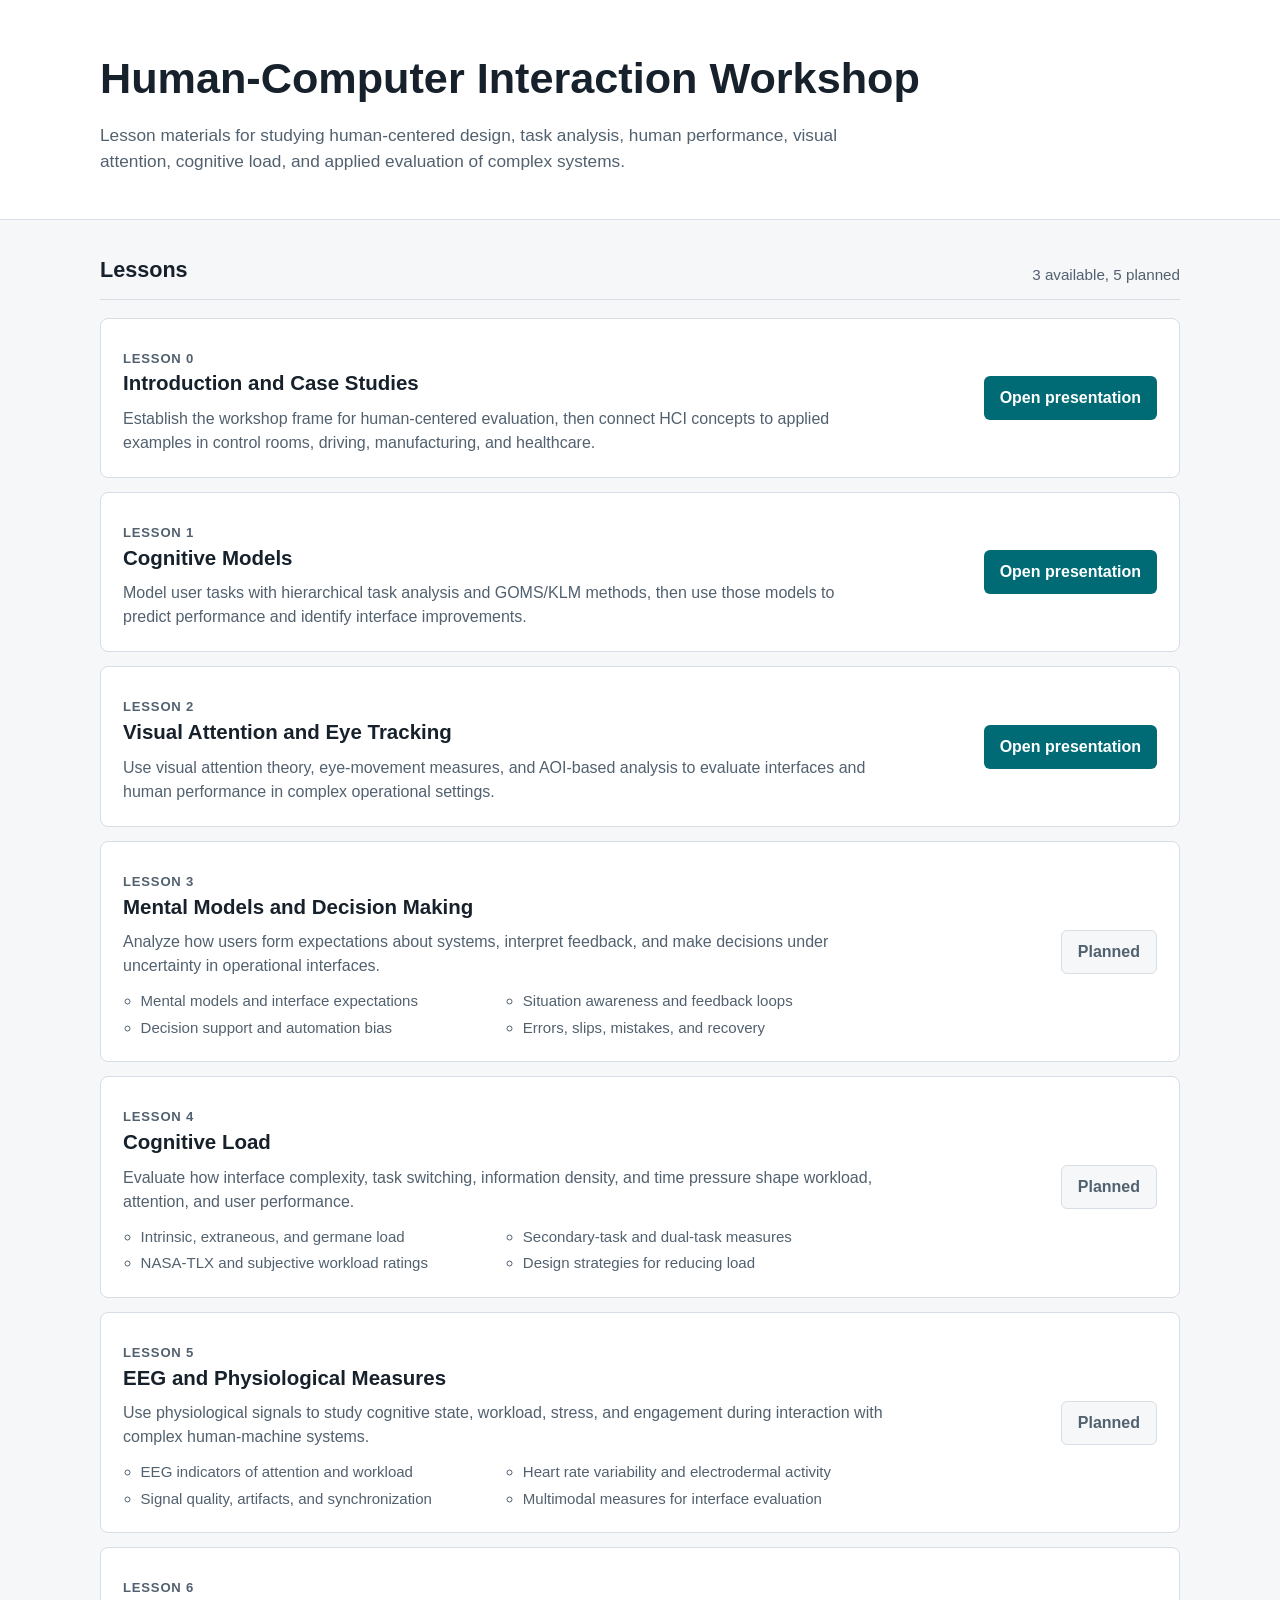
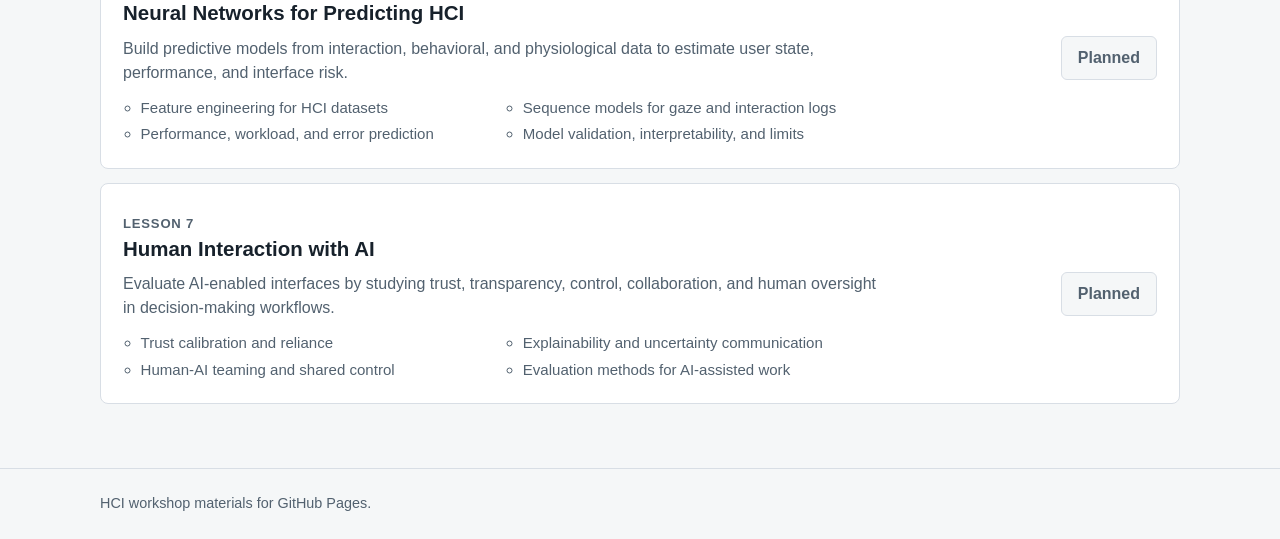
<file: index.html>
<!doctype html>
<html lang="en">
<head>
  <meta charset="utf-8">
  <meta name="viewport" content="width=device-width, initial-scale=1">
  <title>HCI Workshop</title>
  <style>
    :root {
      color-scheme: light;
      --ink: #17212b;
      --muted: #52616f;
      --line: #d8dee5;
      --paper: #ffffff;
      --wash: #f5f7f8;
      --accent: #006b75;
      --accent-dark: #004f57;
      --gold: #b38b00;
    }

    * {
      box-sizing: border-box;
    }

    body {
      margin: 0;
      font-family: Arial, Helvetica, sans-serif;
      color: var(--ink);
      background: var(--wash);
      line-height: 1.5;
    }

    .site-header {
      background: var(--paper);
      border-bottom: 1px solid var(--line);
    }

    .wrap {
      width: min(1080px, calc(100% - 32px));
      margin: 0 auto;
    }

    .hero {
      padding: 56px 0 44px;
    }

    h1 {
      max-width: none;
      margin: 0;
      font-size: min(2.7rem, 4.4vw);
      line-height: 1.05;
      letter-spacing: 0;
      white-space: nowrap;
    }

    .intro {
      max-width: 760px;
      margin: 22px 0 0;
      color: var(--muted);
      font-size: 1.08rem;
    }

    main {
      padding: 34px 0 64px;
    }

    .section-heading {
      display: flex;
      align-items: end;
      justify-content: space-between;
      gap: 18px;
      margin-bottom: 18px;
      border-bottom: 1px solid var(--line);
      padding-bottom: 12px;
    }

    h2 {
      margin: 0;
      font-size: 1.35rem;
    }

    .count {
      color: var(--muted);
      font-size: 0.95rem;
      white-space: nowrap;
    }

    .lesson-list {
      display: grid;
      gap: 14px;
      margin: 0;
      padding: 0;
      list-style: none;
    }

    .lesson {
      display: grid;
      grid-template-columns: minmax(0, 1fr) auto;
      gap: 22px;
      align-items: center;
      padding: 22px;
      background: var(--paper);
      border: 1px solid var(--line);
      border-radius: 8px;
    }

    .lesson-label {
      margin: 0 0 6px;
      color: var(--gold);
      font-size: 0.82rem;
      font-weight: 700;
      letter-spacing: 0.06em;
      text-transform: uppercase;
    }

    .lesson h3 {
      margin: 0;
      font-size: 1.28rem;
      letter-spacing: 0;
    }

    .lesson p {
      max-width: 760px;
      margin: 8px 0 0;
      color: var(--muted);
    }

    .subtopics {
      display: grid;
      grid-template-columns: repeat(2, minmax(0, 1fr));
      gap: 4px 22px;
      max-width: 760px;
      margin: 12px 0 0;
      padding-left: 1.1rem;
      color: var(--muted);
      font-size: 0.94rem;
    }

    .subtopics li {
      margin: 0;
    }

    .lesson a {
      display: inline-flex;
      align-items: center;
      min-height: 44px;
      padding: 0 16px;
      color: #ffffff;
      background: var(--accent);
      border-radius: 6px;
      font-weight: 700;
      text-decoration: none;
      white-space: nowrap;
    }

    .lesson-status {
      display: inline-flex;
      align-items: center;
      min-height: 44px;
      padding: 0 16px;
      color: var(--muted);
      background: var(--wash);
      border: 1px solid var(--line);
      border-radius: 6px;
      font-weight: 700;
      white-space: nowrap;
    }

    .lesson a:focus,
    .lesson a:hover {
      background: var(--accent-dark);
    }

    footer {
      padding: 24px 0;
      color: var(--muted);
      border-top: 1px solid var(--line);
      font-size: 0.9rem;
    }

    @media (max-width: 700px) {
      .hero {
        padding: 42px 0 34px;
      }

      .section-heading,
      .lesson {
        display: block;
      }

      .count {
        display: block;
        margin-top: 6px;
      }

      .lesson a {
        width: 100%;
        justify-content: center;
        margin-top: 18px;
      }

      .lesson-status {
        width: 100%;
        justify-content: center;
        margin-top: 18px;
      }

      .subtopics {
        grid-template-columns: 1fr;
      }
    }
  </style>
</head>
<body>
  <header class="site-header">
    <div class="wrap hero">
      <h1>Human-Computer Interaction Workshop</h1>
      <p class="intro">
        Lesson materials for studying human-centered design, task analysis, human performance,
        visual attention, cognitive load, and applied evaluation of complex systems.
      </p>
    </div>
  </header>

  <main>
    <div class="wrap">
      <div class="section-heading">
        <h2>Lessons</h2>
        <span class="count">3 available, 5 planned</span>
      </div>

      <ol class="lesson-list">
        <!-- Lesson links target the root-level Quarto HTML outputs used by the published workshop site. -->
        <li class="lesson">
          <div>
            <p class="lesson-label">Lesson 0</p>
            <h3>Introduction and Case Studies</h3>
            <p>
              Establish the workshop frame for human-centered evaluation, then connect HCI
              concepts to applied examples in control rooms, driving, manufacturing, and healthcare.
            </p>
          </div>
          <a href="L0_Quarto.html">Open presentation</a>
        </li>

        <li class="lesson">
          <div>
            <p class="lesson-label">Lesson 1</p>
            <h3>Cognitive Models</h3>
            <p>
              Model user tasks with hierarchical task analysis and GOMS/KLM methods, then use
              those models to predict performance and identify interface improvements.
            </p>
          </div>
          <a href="L1_Quarto.html">Open presentation</a>
        </li>

        <li class="lesson">
          <div>
            <p class="lesson-label">Lesson 2</p>
            <h3>Visual Attention and Eye Tracking</h3>
            <p>
              Use visual attention theory, eye-movement measures, and AOI-based analysis to
              evaluate interfaces and human performance in complex operational settings.
            </p>
          </div>
          <a href="L2_Quarto.html">Open presentation</a>
        </li>

        <li class="lesson">
          <div>
            <p class="lesson-label">Lesson 3</p>
            <h3>Mental Models and Decision Making</h3>
            <p>
              Analyze how users form expectations about systems, interpret feedback, and make
              decisions under uncertainty in operational interfaces.
            </p>
            <ul class="subtopics">
              <li>Mental models and interface expectations</li>
              <li>Situation awareness and feedback loops</li>
              <li>Decision support and automation bias</li>
              <li>Errors, slips, mistakes, and recovery</li>
            </ul>
          </div>
          <span class="lesson-status">Planned</span>
        </li>

        <li class="lesson">
          <div>
            <p class="lesson-label">Lesson 4</p>
            <h3>Cognitive Load</h3>
            <p>
              Evaluate how interface complexity, task switching, information density, and time
              pressure shape workload, attention, and user performance.
            </p>
            <ul class="subtopics">
              <li>Intrinsic, extraneous, and germane load</li>
              <li>Secondary-task and dual-task measures</li>
              <li>NASA-TLX and subjective workload ratings</li>
              <li>Design strategies for reducing load</li>
            </ul>
          </div>
          <span class="lesson-status">Planned</span>
        </li>

        <li class="lesson">
          <div>
            <p class="lesson-label">Lesson 5</p>
            <h3>EEG and Physiological Measures</h3>
            <p>
              Use physiological signals to study cognitive state, workload, stress, and engagement
              during interaction with complex human-machine systems.
            </p>
            <ul class="subtopics">
              <li>EEG indicators of attention and workload</li>
              <li>Heart rate variability and electrodermal activity</li>
              <li>Signal quality, artifacts, and synchronization</li>
              <li>Multimodal measures for interface evaluation</li>
            </ul>
          </div>
          <span class="lesson-status">Planned</span>
        </li>

        <li class="lesson">
          <div>
            <p class="lesson-label">Lesson 6</p>
            <h3>Neural Networks for Predicting HCI</h3>
            <p>
              Build predictive models from interaction, behavioral, and physiological data to
              estimate user state, performance, and interface risk.
            </p>
            <ul class="subtopics">
              <li>Feature engineering for HCI datasets</li>
              <li>Sequence models for gaze and interaction logs</li>
              <li>Performance, workload, and error prediction</li>
              <li>Model validation, interpretability, and limits</li>
            </ul>
          </div>
          <span class="lesson-status">Planned</span>
        </li>

        <li class="lesson">
          <div>
            <p class="lesson-label">Lesson 7</p>
            <h3>Human Interaction with AI</h3>
            <p>
              Evaluate AI-enabled interfaces by studying trust, transparency, control, collaboration,
              and human oversight in decision-making workflows.
            </p>
            <ul class="subtopics">
              <li>Trust calibration and reliance</li>
              <li>Explainability and uncertainty communication</li>
              <li>Human-AI teaming and shared control</li>
              <li>Evaluation methods for AI-assisted work</li>
            </ul>
          </div>
          <span class="lesson-status">Planned</span>
        </li>
      </ol>
    </div>
  </main>

  <footer>
    <div class="wrap">
      HCI workshop materials for GitHub Pages.
    </div>
  </footer>
</body>
</html>
</file>
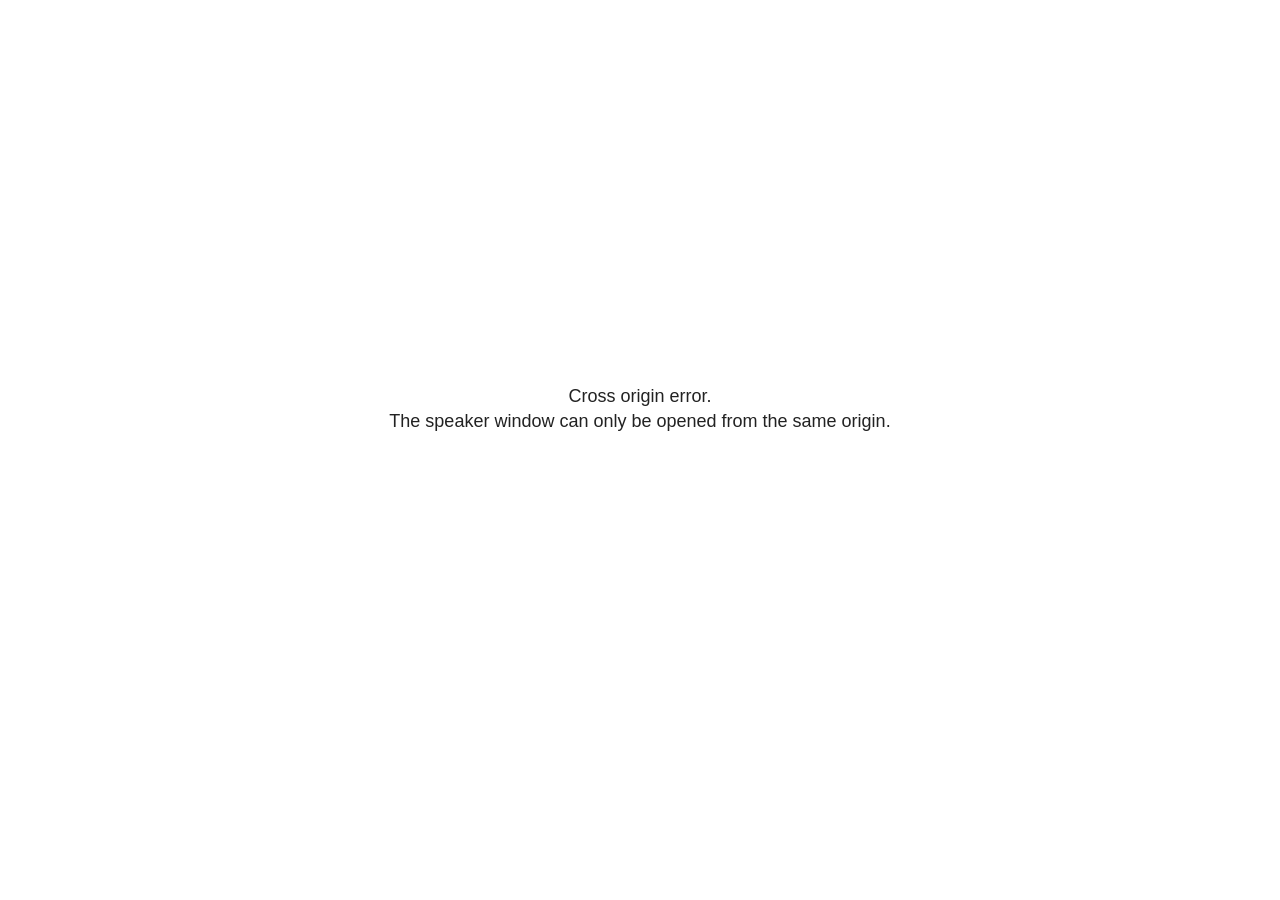
<file: L0_Quatro_files/libs/revealjs/plugin/notes/speaker-view.html>
<!--
	NOTE: You need to build the notes plugin after making changes to this file.
-->
<html lang="en">
	<head>
		<meta charset="utf-8">

		<title>reveal.js - Speaker View</title>

		<style>
			body {
				font-family: Helvetica;
				font-size: 18px;
			}

			#current-slide,
			#upcoming-slide,
			#speaker-controls {
				padding: 6px;
				box-sizing: border-box;
				-moz-box-sizing: border-box;
			}

			#current-slide iframe,
			#upcoming-slide iframe {
				width: 100%;
				height: 100%;
				border: 1px solid #ddd;
			}

			#current-slide .label,
			#upcoming-slide .label {
				position: absolute;
				top: 10px;
				left: 10px;
				z-index: 2;
			}

			#connection-status {
				position: absolute;
				top: 0;
				left: 0;
				width: 100%;
				height: 100%;
				z-index: 20;
				padding: 30% 20% 20% 20%;
				font-size: 18px;
				color: #222;
				background: #fff;
				text-align: center;
				box-sizing: border-box;
				line-height: 1.4;
			}

			.overlay-element {
				height: 34px;
				line-height: 34px;
				padding: 0 10px;
				text-shadow: none;
				background: rgba( 220, 220, 220, 0.8 );
				color: #222;
				font-size: 14px;
			}

			.overlay-element.interactive:hover {
				background: rgba( 220, 220, 220, 1 );
			}

			#current-slide {
				position: absolute;
				width: 60%;
				height: 100%;
				top: 0;
				left: 0;
				padding-right: 0;
			}

			#upcoming-slide {
				position: absolute;
				width: 40%;
				height: 40%;
				right: 0;
				top: 0;
			}

			/* Speaker controls */
			#speaker-controls {
				position: absolute;
				top: 40%;
				right: 0;
				width: 40%;
				height: 60%;
				overflow: auto;
				font-size: 18px;
			}

				.speaker-controls-time.hidden,
				.speaker-controls-notes.hidden {
					display: none;
				}

				.speaker-controls-time .label,
				.speaker-controls-pace .label,
				.speaker-controls-notes .label {
					text-transform: uppercase;
					font-weight: normal;
					font-size: 0.66em;
					color: #666;
					margin: 0;
				}

				.speaker-controls-time, .speaker-controls-pace {
					border-bottom: 1px solid rgba( 200, 200, 200, 0.5 );
					margin-bottom: 10px;
					padding: 10px 16px;
					padding-bottom: 20px;
					cursor: pointer;
				}

				.speaker-controls-time .reset-button {
					opacity: 0;
					float: right;
					color: #666;
					text-decoration: none;
				}
				.speaker-controls-time:hover .reset-button {
					opacity: 1;
				}

				.speaker-controls-time .timer,
				.speaker-controls-time .clock {
					width: 50%;
				}

				.speaker-controls-time .timer,
				.speaker-controls-time .clock,
				.speaker-controls-time .pacing .hours-value,
				.speaker-controls-time .pacing .minutes-value,
				.speaker-controls-time .pacing .seconds-value {
					font-size: 1.9em;
				}

				.speaker-controls-time .timer {
					float: left;
				}

				.speaker-controls-time .clock {
					float: right;
					text-align: right;
				}

				.speaker-controls-time span.mute {
					opacity: 0.3;
				}

				.speaker-controls-time .pacing-title {
					margin-top: 5px;
				}

				.speaker-controls-time .pacing.ahead {
					color: blue;
				}

				.speaker-controls-time .pacing.on-track {
					color: green;
				}

				.speaker-controls-time .pacing.behind {
					color: red;
				}

				.speaker-controls-notes {
					padding: 10px 16px;
				}

				.speaker-controls-notes .value {
					margin-top: 5px;
					line-height: 1.4;
					font-size: 1.2em;
				}

			/* Layout selector */
			#speaker-layout {
				position: absolute;
				top: 10px;
				right: 10px;
				color: #222;
				z-index: 10;
			}
				#speaker-layout select {
					position: absolute;
					width: 100%;
					height: 100%;
					top: 0;
					left: 0;
					border: 0;
					box-shadow: 0;
					cursor: pointer;
					opacity: 0;

					font-size: 1em;
					background-color: transparent;

					-moz-appearance: none;
					-webkit-appearance: none;
					-webkit-tap-highlight-color: rgba(0, 0, 0, 0);
				}

				#speaker-layout select:focus {
					outline: none;
					box-shadow: none;
				}

			.clear {
				clear: both;
			}

			/* Speaker layout: Wide */
			body[data-speaker-layout="wide"] #current-slide,
			body[data-speaker-layout="wide"] #upcoming-slide {
				width: 50%;
				height: 45%;
				padding: 6px;
			}

			body[data-speaker-layout="wide"] #current-slide {
				top: 0;
				left: 0;
			}

			body[data-speaker-layout="wide"] #upcoming-slide {
				top: 0;
				left: 50%;
			}

			body[data-speaker-layout="wide"] #speaker-controls {
				top: 45%;
				left: 0;
				width: 100%;
				height: 50%;
				font-size: 1.25em;
			}

			/* Speaker layout: Tall */
			body[data-speaker-layout="tall"] #current-slide,
			body[data-speaker-layout="tall"] #upcoming-slide {
				width: 45%;
				height: 50%;
				padding: 6px;
			}

			body[data-speaker-layout="tall"] #current-slide {
				top: 0;
				left: 0;
			}

			body[data-speaker-layout="tall"] #upcoming-slide {
				top: 50%;
				left: 0;
			}

			body[data-speaker-layout="tall"] #speaker-controls {
				padding-top: 40px;
				top: 0;
				left: 45%;
				width: 55%;
				height: 100%;
				font-size: 1.25em;
			}

			/* Speaker layout: Notes only */
			body[data-speaker-layout="notes-only"] #current-slide,
			body[data-speaker-layout="notes-only"] #upcoming-slide {
				display: none;
			}

			body[data-speaker-layout="notes-only"] #speaker-controls {
				padding-top: 40px;
				top: 0;
				left: 0;
				width: 100%;
				height: 100%;
				font-size: 1.25em;
			}

			@media screen and (max-width: 1080px) {
				body[data-speaker-layout="default"] #speaker-controls {
					font-size: 16px;
				}
			}

			@media screen and (max-width: 900px) {
				body[data-speaker-layout="default"] #speaker-controls {
					font-size: 14px;
				}
			}

			@media screen and (max-width: 800px) {
				body[data-speaker-layout="default"] #speaker-controls {
					font-size: 12px;
				}
			}

		</style>
	</head>

	<body>

		<div id="connection-status">Loading speaker view...</div>

		<div id="current-slide"></div>
		<div id="upcoming-slide"><span class="overlay-element label">Upcoming</span></div>
		<div id="speaker-controls">
			<div class="speaker-controls-time">
				<h4 class="label">Time <span class="reset-button">Click to Reset</span></h4>
				<div class="clock">
					<span class="clock-value">0:00 AM</span>
				</div>
				<div class="timer">
					<span class="hours-value">00</span><span class="minutes-value">:00</span><span class="seconds-value">:00</span>
				</div>
				<div class="clear"></div>

				<h4 class="label pacing-title" style="display: none">Pacing – Time to finish current slide</h4>
				<div class="pacing" style="display: none">
					<span class="hours-value">00</span><span class="minutes-value">:00</span><span class="seconds-value">:00</span>
				</div>
			</div>

			<div class="speaker-controls-notes hidden">
				<h4 class="label">Notes</h4>
				<div class="value"></div>
			</div>
		</div>
		<div id="speaker-layout" class="overlay-element interactive">
			<span class="speaker-layout-label"></span>
			<select class="speaker-layout-dropdown"></select>
		</div>

		<script>

			(function() {

				var notes,
					notesValue,
					currentState,
					currentSlide,
					upcomingSlide,
					layoutLabel,
					layoutDropdown,
					pendingCalls = {},
					lastRevealApiCallId = 0,
					connected = false

				var connectionStatus = document.querySelector( '#connection-status' );

				var SPEAKER_LAYOUTS = {
					'default': 'Default',
					'wide': 'Wide',
					'tall': 'Tall',
					'notes-only': 'Notes only'
				};

				setupLayout();

				let openerOrigin;

				try {
					openerOrigin = window.opener.location.origin;
				}
				catch ( error ) { console.warn( error ) }

				// In order to prevent XSS, the speaker view will only run if its
				// opener has the same origin as itself
				if( window.location.origin !== openerOrigin ) {
					connectionStatus.innerHTML = 'Cross origin error.<br>The speaker window can only be opened from the same origin.';
					return;
				}

				var connectionTimeout = setTimeout( function() {
					connectionStatus.innerHTML = 'Error connecting to main window.<br>Please try closing and reopening the speaker view.';
				}, 5000 );

				window.addEventListener( 'message', function( event ) {

					// Validate the origin of all messages to avoid parsing messages
					// that aren't meant for us. Ignore when running off file:// so
					// that the speaker view continues to work without a web server.
					if( window.location.origin !== event.origin && window.location.origin !== 'file://' ) {
						return
					}

					clearTimeout( connectionTimeout );
					connectionStatus.style.display = 'none';

					var data = JSON.parse( event.data );

					// The overview mode is only useful to the reveal.js instance
					// where navigation occurs so we don't sync it
					if( data.state ) delete data.state.overview;

					// Messages sent by the notes plugin inside of the main window
					if( data && data.namespace === 'reveal-notes' ) {
						if( data.type === 'connect' ) {
							handleConnectMessage( data );
						}
						else if( data.type === 'state' ) {
							handleStateMessage( data );
						}
						else if( data.type === 'return' ) {
							pendingCalls[data.callId](data.result);
							delete pendingCalls[data.callId];
						}
					}
					// Messages sent by the reveal.js inside of the current slide preview
					else if( data && data.namespace === 'reveal' ) {
						if( /ready/.test( data.eventName ) ) {
							// Send a message back to notify that the handshake is complete
							window.opener.postMessage( JSON.stringify({ namespace: 'reveal-notes', type: 'connected'} ), '*' );
						}
						else if( /slidechanged|fragmentshown|fragmenthidden|paused|resumed/.test( data.eventName ) && currentState !== JSON.stringify( data.state ) ) {

							dispatchStateToMainWindow( data.state );

						}
					}

				} );

				/**
				 * Updates the presentation in the main window to match the state
				 * of the presentation in the notes window.
				 */
				const dispatchStateToMainWindow = debounce(( state ) => {
					window.opener.postMessage( JSON.stringify({ method: 'setState', args: [ state ]} ), '*' );
				}, 500);

				/**
				 * Asynchronously calls the Reveal.js API of the main frame.
				 */
				function callRevealApi( methodName, methodArguments, callback ) {

					var callId = ++lastRevealApiCallId;
					pendingCalls[callId] = callback;
					window.opener.postMessage( JSON.stringify( {
						namespace: 'reveal-notes',
						type: 'call',
						callId: callId,
						methodName: methodName,
						arguments: methodArguments
					} ), '*' );

				}

				/**
				 * Called when the main window is trying to establish a
				 * connection.
				 */
				function handleConnectMessage( data ) {

					if( connected === false ) {
						connected = true;

						setupIframes( data );
						setupKeyboard();
						setupNotes();
						setupTimer();
						setupHeartbeat();
					}

				}

				/**
				 * Called when the main window sends an updated state.
				 */
				function handleStateMessage( data ) {

					// Store the most recently set state to avoid circular loops
					// applying the same state
					currentState = JSON.stringify( data.state );

					// No need for updating the notes in case of fragment changes
					if ( data.notes ) {
						notes.classList.remove( 'hidden' );
						notesValue.style.whiteSpace = data.whitespace;
						if( data.markdown ) {
							notesValue.innerHTML = marked( data.notes );
						}
						else {
							notesValue.innerHTML = data.notes;
						}
					}
					else {
						notes.classList.add( 'hidden' );
					}

					// Update the note slides
					currentSlide.contentWindow.postMessage( JSON.stringify({ method: 'setState', args: [ data.state ] }), '*' );
					upcomingSlide.contentWindow.postMessage( JSON.stringify({ method: 'setState', args: [ data.state ] }), '*' );
					upcomingSlide.contentWindow.postMessage( JSON.stringify({ method: 'next' }), '*' );

				}

				// Limit to max one state update per X ms
				handleStateMessage = debounce( handleStateMessage, 200 );

				/**
				 * Forward keyboard events to the current slide window.
				 * This enables keyboard events to work even if focus
				 * isn't set on the current slide iframe.
				 *
				 * Block F5 default handling, it reloads and disconnects
				 * the speaker notes window.
				 */
				function setupKeyboard() {

					document.addEventListener( 'keydown', function( event ) {
						if( event.keyCode === 116 || ( event.metaKey && event.keyCode === 82 ) ) {
							event.preventDefault();
							return false;
						}
						currentSlide.contentWindow.postMessage( JSON.stringify({ method: 'triggerKey', args: [ event.keyCode ] }), '*' );
					} );

				}

				/**
				 * Creates the preview iframes.
				 */
				function setupIframes( data ) {

					var params = [
						'receiver',
						'progress=false',
						'history=false',
						'transition=none',
						'autoSlide=0',
						'backgroundTransition=none'
					].join( '&' );

					var urlSeparator = /\?/.test(data.url) ? '&' : '?';
					var hash = '#/' + data.state.indexh + '/' + data.state.indexv;
					var currentURL = data.url + urlSeparator + params + '&scrollActivationWidth=false&postMessageEvents=true' + hash;
					var upcomingURL = data.url + urlSeparator + params + '&scrollActivationWidth=false&controls=false' + hash;

					currentSlide = document.createElement( 'iframe' );
					currentSlide.setAttribute( 'width', 1280 );
					currentSlide.setAttribute( 'height', 1024 );
					currentSlide.setAttribute( 'src', currentURL );
					document.querySelector( '#current-slide' ).appendChild( currentSlide );

					upcomingSlide = document.createElement( 'iframe' );
					upcomingSlide.setAttribute( 'width', 640 );
					upcomingSlide.setAttribute( 'height', 512 );
					upcomingSlide.setAttribute( 'src', upcomingURL );
					document.querySelector( '#upcoming-slide' ).appendChild( upcomingSlide );

				}

				/**
				 * Setup the notes UI.
				 */
				function setupNotes() {

					notes = document.querySelector( '.speaker-controls-notes' );
					notesValue = document.querySelector( '.speaker-controls-notes .value' );

				}

				/**
				 * We send out a heartbeat at all times to ensure we can
				 * reconnect with the main presentation window after reloads.
				 */
				function setupHeartbeat() {

					setInterval( () => {
						window.opener.postMessage( JSON.stringify({ namespace: 'reveal-notes', type: 'heartbeat'} ), '*' );
					}, 1000 );

				}

				function getTimings( callback ) {

					callRevealApi( 'getSlidesAttributes', [], function ( slideAttributes ) {
						callRevealApi( 'getConfig', [], function ( config ) {
							var totalTime = config.totalTime;
							var minTimePerSlide = config.minimumTimePerSlide || 0;
							var defaultTiming = config.defaultTiming;
							if ((defaultTiming == null) && (totalTime == null)) {
								callback(null);
								return;
							}
							// Setting totalTime overrides defaultTiming
							if (totalTime) {
								defaultTiming = 0;
							}
							var timings = [];
							for ( var i in slideAttributes ) {
								var slide = slideAttributes[ i ];
								var timing = defaultTiming;
								if( slide.hasOwnProperty( 'data-timing' )) {
									var t = slide[ 'data-timing' ];
									timing = parseInt(t);
									if( isNaN(timing) ) {
										console.warn("Could not parse timing '" + t + "' of slide " + i + "; using default of " + defaultTiming);
										timing = defaultTiming;
									}
								}
								timings.push(timing);
							}
							if ( totalTime ) {
								// After we've allocated time to individual slides, we summarize it and
								// subtract it from the total time
								var remainingTime = totalTime - timings.reduce( function(a, b) { return a + b; }, 0 );
								// The remaining time is divided by the number of slides that have 0 seconds
								// allocated at the moment, giving the average time-per-slide on the remaining slides
								var remainingSlides = (timings.filter( function(x) { return x == 0 }) ).length
								var timePerSlide = Math.round( remainingTime / remainingSlides, 0 )
								// And now we replace every zero-value timing with that average
								timings = timings.map( function(x) { return (x==0 ? timePerSlide : x) } );
							}
							var slidesUnderMinimum = timings.filter( function(x) { return (x < minTimePerSlide) } ).length
							if ( slidesUnderMinimum ) {
								message = "The pacing time for " + slidesUnderMinimum + " slide(s) is under the configured minimum of " + minTimePerSlide + " seconds. Check the data-timing attribute on individual slides, or consider increasing the totalTime or minimumTimePerSlide configuration options (or removing some slides).";
								alert(message);
							}
							callback( timings );
						} );
					} );

				}

				/**
				 * Return the number of seconds allocated for presenting
				 * all slides up to and including this one.
				 */
				function getTimeAllocated( timings, callback ) {

					callRevealApi( 'getSlidePastCount', [], function ( currentSlide ) {
						var allocated = 0;
						for (var i in timings.slice(0, currentSlide + 1)) {
							allocated += timings[i];
						}
						callback( allocated );
					} );

				}

				/**
				 * Create the timer and clock and start updating them
				 * at an interval.
				 */
				function setupTimer() {

					var start = new Date(),
					timeEl = document.querySelector( '.speaker-controls-time' ),
					clockEl = timeEl.querySelector( '.clock-value' ),
					hoursEl = timeEl.querySelector( '.hours-value' ),
					minutesEl = timeEl.querySelector( '.minutes-value' ),
					secondsEl = timeEl.querySelector( '.seconds-value' ),
					pacingTitleEl = timeEl.querySelector( '.pacing-title' ),
					pacingEl = timeEl.querySelector( '.pacing' ),
					pacingHoursEl = pacingEl.querySelector( '.hours-value' ),
					pacingMinutesEl = pacingEl.querySelector( '.minutes-value' ),
					pacingSecondsEl = pacingEl.querySelector( '.seconds-value' );

					var timings = null;
					getTimings( function ( _timings ) {

						timings = _timings;
						if (_timings !== null) {
							pacingTitleEl.style.removeProperty('display');
							pacingEl.style.removeProperty('display');
						}

						// Update once directly
						_updateTimer();

						// Then update every second
						setInterval( _updateTimer, 1000 );

					} );


					function _resetTimer() {

						if (timings == null) {
							start = new Date();
							_updateTimer();
						}
						else {
							// Reset timer to beginning of current slide
							getTimeAllocated( timings, function ( slideEndTimingSeconds ) {
								var slideEndTiming = slideEndTimingSeconds * 1000;
								callRevealApi( 'getSlidePastCount', [], function ( currentSlide ) {
									var currentSlideTiming = timings[currentSlide] * 1000;
									var previousSlidesTiming = slideEndTiming - currentSlideTiming;
									var now = new Date();
									start = new Date(now.getTime() - previousSlidesTiming);
									_updateTimer();
								} );
							} );
						}

					}

					timeEl.addEventListener( 'click', function() {
						_resetTimer();
						return false;
					} );

					function _displayTime( hrEl, minEl, secEl, time) {

						var sign = Math.sign(time) == -1 ? "-" : "";
						time = Math.abs(Math.round(time / 1000));
						var seconds = time % 60;
						var minutes = Math.floor( time / 60 ) % 60 ;
						var hours = Math.floor( time / ( 60 * 60 )) ;
						hrEl.innerHTML = sign + zeroPadInteger( hours );
						if (hours == 0) {
							hrEl.classList.add( 'mute' );
						}
						else {
							hrEl.classList.remove( 'mute' );
						}
						minEl.innerHTML = ':' + zeroPadInteger( minutes );
						if (hours == 0 && minutes == 0) {
							minEl.classList.add( 'mute' );
						}
						else {
							minEl.classList.remove( 'mute' );
						}
						secEl.innerHTML = ':' + zeroPadInteger( seconds );
					}

					function _updateTimer() {

						var diff, hours, minutes, seconds,
						now = new Date();

						diff = now.getTime() - start.getTime();

						clockEl.innerHTML = now.toLocaleTimeString( 'en-US', { hour12: true, hour: '2-digit', minute:'2-digit' } );
						_displayTime( hoursEl, minutesEl, secondsEl, diff );
						if (timings !== null) {
							_updatePacing(diff);
						}

					}

					function _updatePacing(diff) {

						getTimeAllocated( timings, function ( slideEndTimingSeconds ) {
							var slideEndTiming = slideEndTimingSeconds * 1000;

							callRevealApi( 'getSlidePastCount', [], function ( currentSlide ) {
								var currentSlideTiming = timings[currentSlide] * 1000;
								var timeLeftCurrentSlide = slideEndTiming - diff;
								if (timeLeftCurrentSlide < 0) {
									pacingEl.className = 'pacing behind';
								}
								else if (timeLeftCurrentSlide < currentSlideTiming) {
									pacingEl.className = 'pacing on-track';
								}
								else {
									pacingEl.className = 'pacing ahead';
								}
								_displayTime( pacingHoursEl, pacingMinutesEl, pacingSecondsEl, timeLeftCurrentSlide );
							} );
						} );
					}

				}

				/**
				 * Sets up the speaker view layout and layout selector.
				 */
				function setupLayout() {

					layoutDropdown = document.querySelector( '.speaker-layout-dropdown' );
					layoutLabel = document.querySelector( '.speaker-layout-label' );

					// Render the list of available layouts
					for( var id in SPEAKER_LAYOUTS ) {
						var option = document.createElement( 'option' );
						option.setAttribute( 'value', id );
						option.textContent = SPEAKER_LAYOUTS[ id ];
						layoutDropdown.appendChild( option );
					}

					// Monitor the dropdown for changes
					layoutDropdown.addEventListener( 'change', function( event ) {

						setLayout( layoutDropdown.value );

					}, false );

					// Restore any currently persisted layout
					setLayout( getLayout() );

				}

				/**
				 * Sets a new speaker view layout. The layout is persisted
				 * in local storage.
				 */
				function setLayout( value ) {

					var title = SPEAKER_LAYOUTS[ value ];

					layoutLabel.innerHTML = 'Layout' + ( title ? ( ': ' + title ) : '' );
					layoutDropdown.value = value;

					document.body.setAttribute( 'data-speaker-layout', value );

					// Persist locally
					if( supportsLocalStorage() ) {
						window.localStorage.setItem( 'reveal-speaker-layout', value );
					}

				}

				/**
				 * Returns the ID of the most recently set speaker layout
				 * or our default layout if none has been set.
				 */
				function getLayout() {

					if( supportsLocalStorage() ) {
						var layout = window.localStorage.getItem( 'reveal-speaker-layout' );
						if( layout ) {
							return layout;
						}
					}

					// Default to the first record in the layouts hash
					for( var id in SPEAKER_LAYOUTS ) {
						return id;
					}

				}

				function supportsLocalStorage() {

					try {
						localStorage.setItem('test', 'test');
						localStorage.removeItem('test');
						return true;
					}
					catch( e ) {
						return false;
					}

				}

				function zeroPadInteger( num ) {

					var str = '00' + parseInt( num );
					return str.substring( str.length - 2 );

				}

				/**
				 * Limits the frequency at which a function can be called.
				 */
				function debounce( fn, ms ) {

					var lastTime = 0,
						timeout;

					return function() {

						var args = arguments;
						var context = this;

						clearTimeout( timeout );

						var timeSinceLastCall = Date.now() - lastTime;
						if( timeSinceLastCall > ms ) {
							fn.apply( context, args );
							lastTime = Date.now();
						}
						else {
							timeout = setTimeout( function() {
								fn.apply( context, args );
								lastTime = Date.now();
							}, ms - timeSinceLastCall );
						}

					}

				}

			})();

		</script>
	</body>
</html>
</file>
